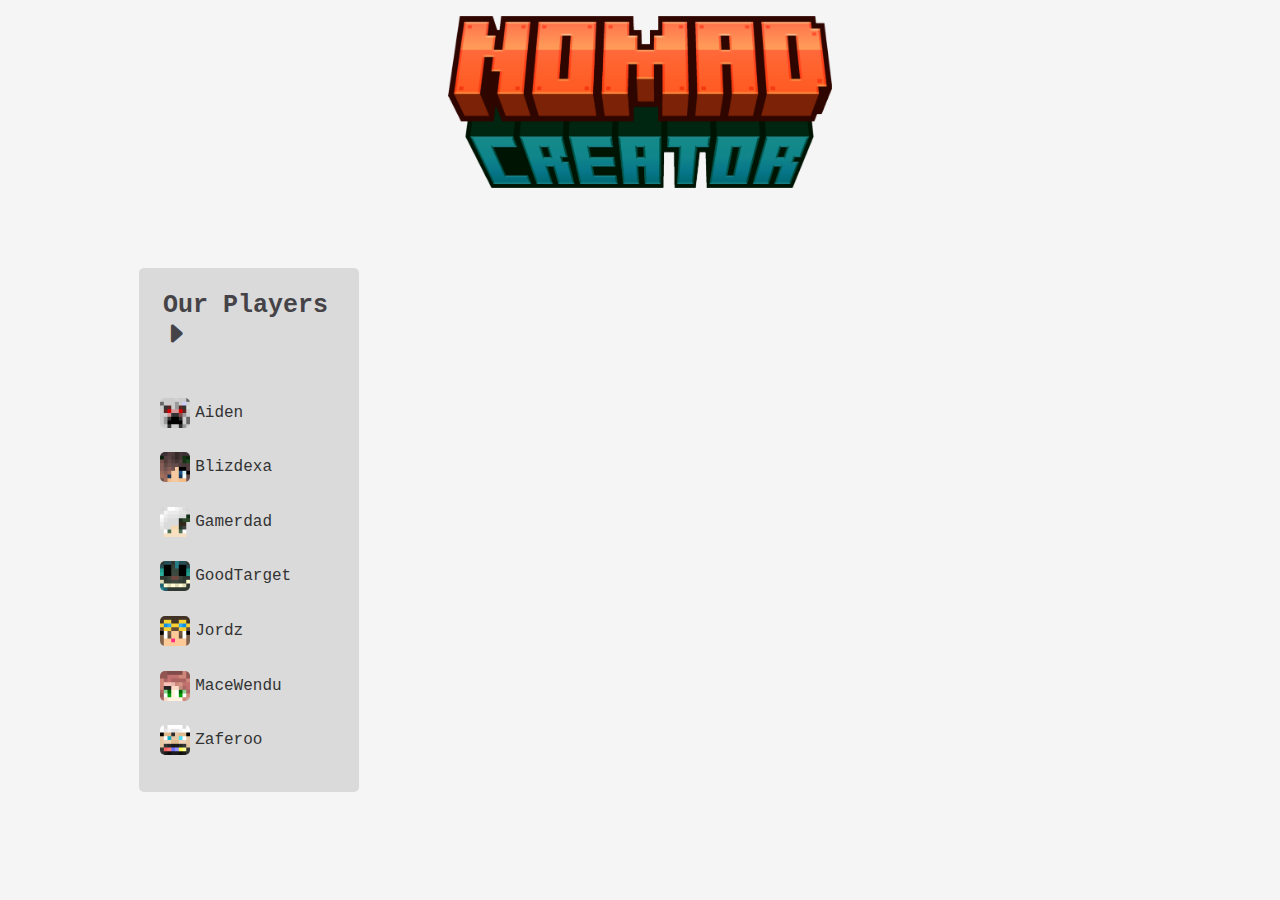
<file: pages/MaceWendu.html>
<!DOCTYPE html>
<head>
    <meta charset="utf-8">
    <meta name="viewport" content="width=device-width, initial-scale=1">
    <link href="https://cdn.jsdelivr.net/npm/bootstrap@5.3.3/dist/css/bootstrap.min.css" rel="stylesheet" integrity="sha384-QWTKZyjpPEjISv5WaRU9OFeRpok6YctnYmDr5pNlyT2bRjXh0JMhjY6hW+ALEwIH" crossorigin="anonymous">
    <link rel="stylesheet" href="https://cdn.jsdelivr.net/npm/bootstrap-icons@1.11.3/font/bootstrap-icons.min.css">
    <link rel="stylesheet" href="../style/main.css">
    <title>Nomad Creators homepage</title>
</head>
<body lang="en">
    <script src="https://cdn.jsdelivr.net/npm/bootstrap@5.3.3/dist/js/bootstrap.bundle.min.js" integrity="sha384-YvpcrYf0tY3lHB60NNkmXc5s9fDVZLESaAA55NDzOxhy9GkcIdslK1eN7N6jIeHz" crossorigin="anonymous"></script>
    
    <div class="headcontainer text-center py-3">
        <div class="row">
            <div class="col">
                <a href="#"><img src="../img/Nomad_Creator_logo.png" alt="Logo Nomad Creators" width="30%" height="100%"></a>
            </div>
        </div>

        <div class="container">
            <div class="sidebar p-3 col-3">
                <h2 class="pb-2"><a href="/pages/ourplayers.html">Our Players<i class="bi bi-caret-right-fill"></i></a></h2>
                <ul p-1>
                    <!-- <li><a href="#" ><img src="../img/creators/afflaf.png" width="30px" height="30px">Afflaf</a></li> -->
                    <li><a href="/pages/Aiden.html" ><img src="../img/creators/always_aiden.png" width="30px" height="30px">Aiden</a></li>
                    <li><a href="/pages/Blizdexa.html" ><img src="../img/creators/blizdexa.png" width="30px" height="30px">Blizdexa</a></li>
                    <li><a href="/pages/Gamerdad.html" ><img src="../img/creators/gamerdad_247.png" width="30px" height="30px">Gamerdad</a></li>
                    <li><a href="/pages/GoodTarget.html" ><img src="../img/creators/goodtarget_.png" width="30px" height="30px">GoodTarget</a></li>
                    <!-- <li><a href="#" ><img src="../img/creators/im_a_fish.png" width="30px" height="30px">I'm_a_fish</a></li> -->
                    <!-- <li><a href="#" ><img src="../img/creators/jackynumbers.png" width="30px" height="30px">JackyNumbers</a></li> -->
                    <li><a href="/pages/Jordz.html" ><img src="../img/creators/emmixox.png" width="30px" height="30px">Jordz</a></li>
                    <!-- <li><a href="#" ><img src="../img/creators/comrade_lagia.png" width="30px" height="30px">Lagia</a></li> -->
                    <li><a href="/pages/MaceWendu.html" ><img src="../img/creators/macewendu.png" width="30px" height="30px">MaceWendu</a></li>
                    <!-- <li><a href="#" ><img src="../img/creators/sloth805.png" width="30px" height="30px">Sloth</a></li> -->
                    <li><a href="/pages/Zaferoo.html" ><img src="../img/creators/zaferoo.png" width="30px" height="30px">Zaferoo</a></li>
                </ul>
            </div>
            <div class="video-container col-9" id="videos">
                <!-- Videos will be inserted here dynamically using JavaScript -->
            </div>
        </div>

        <script>
            async function fetchChannelVideos(channelId) {
                const response = await fetch(`https://www.googleapis.com/youtube/v3/search?key=AIzaSyBU82R2Eai6lixC3FPo9E4CJDb1VCCaBP8&channelId=${channelId}&part=snippet,id&order=date&maxResults=20`);
                const data = await response.json();
                return data.items.map(item => ({ type: 'youtube', id: item.id.videoId }));
            }

            function getChannelIdFromUrl(url) {
                const regex = /(?:https?:\/\/)?(?:www\.)?(?:youtube\.com\/(?:channel\/|c\/|user\/|v\/|watch\?v=)|youtu\.be\/)([a-zA-Z0-9_-]{24})/;
                const match = url.match(regex);
                return match ? match[1] : null;
            }

            // Function to create video elements
            function createVideoElement(video) {
                const videoElement = document.createElement('div');
                videoElement.classList.add('video');

                fetchYouTubeVideoInfo(video.id, videoElement); // Fetch YouTube video info
                
                return videoElement;
            }

            // Function to render videos on the page
            async function renderVideos() {
                const videoContainer = document.getElementById('videos');
                videoContainer.innerHTML = '';
            
                const youtubeLink = 'https://www.youtube.com/channel/"UCuYMlhrOOiDSrmoVghNLRLw'; // Replace with the actual YouTube link for Blixdexa
                const channelId = getChannelIdFromUrl(youtubeLink); // Extract channel ID from the link

                if (channelId) {
                    const videos = await fetchChannelVideos(channelId); // Fetch videos from the channel
                    videos.forEach(video => {
                        const videoElement = createVideoElement(video);
                    videoContainer.appendChild(videoElement);
                    });
                } else {
                    console.error('Invalid YouTube link provided.');
                }
            }

            function fetchYouTubeVideoInfo(videoId, videoElement) {
                fetch(`https://www.googleapis.com/youtube/v3/videos?part=snippet,statistics&id=${videoId}&key=AIzaSyBU82R2Eai6lixC3FPo9E4CJDb1VCCaBP8`)
                .then(response => response.json())
                .then(data => {
                    if (data.items && data.items.length > 0) {
                        const thumbnailUrl = data.items[0].snippet.thumbnails.default.url;
                        const title = data.items[0].snippet.title;
                        const views = data.items[0].statistics.viewCount;
                        const channelTitle = data.items[0].snippet.channelTitle; 

                        // Create anchor element for the video link
                        const videoLink = document.createElement('a');
                        videoLink.href = `https://www.youtube.com/watch?v=${videoId}`;
                        videoLink.target = '_blank'; // Open in a new tab
                        videoLink.style.display = 'block'; // Ensure the link covers the entire area

                        const thumbnailImg = document.createElement('img');
                        thumbnailImg.src = thumbnailUrl;

                        const titleElement = document.createElement('h3');
                        titleElement.textContent = title;

                        const viewsElement = document.createElement('p');
                        viewsElement.textContent = `Views: ${views}`;

                        const channelElement = document.createElement('p'); // New element for channel name
                        channelElement.textContent = `Channel: ${channelTitle}`; // Display channel name

                        // Append the video information to the video link
                        videoLink.appendChild(thumbnailImg);
                        videoLink.appendChild(titleElement);
                        videoLink.appendChild(viewsElement);
                        videoLink.appendChild(channelElement); // Append channel name

                        // Append the video link to the video element
                        videoElement.appendChild(videoLink);
                    } else {
                        console.error(`No video found for ID: ${videoId}`);
                        videoElement.textContent = 'Video not found.';
                    }
                })
                .catch(error => console.error('Error fetching YouTube video info:', error));
            }

            // Call renderVideos function when the page loads
            window.onload = renderVideos;
        </script>
    </body>
</html>
</file>
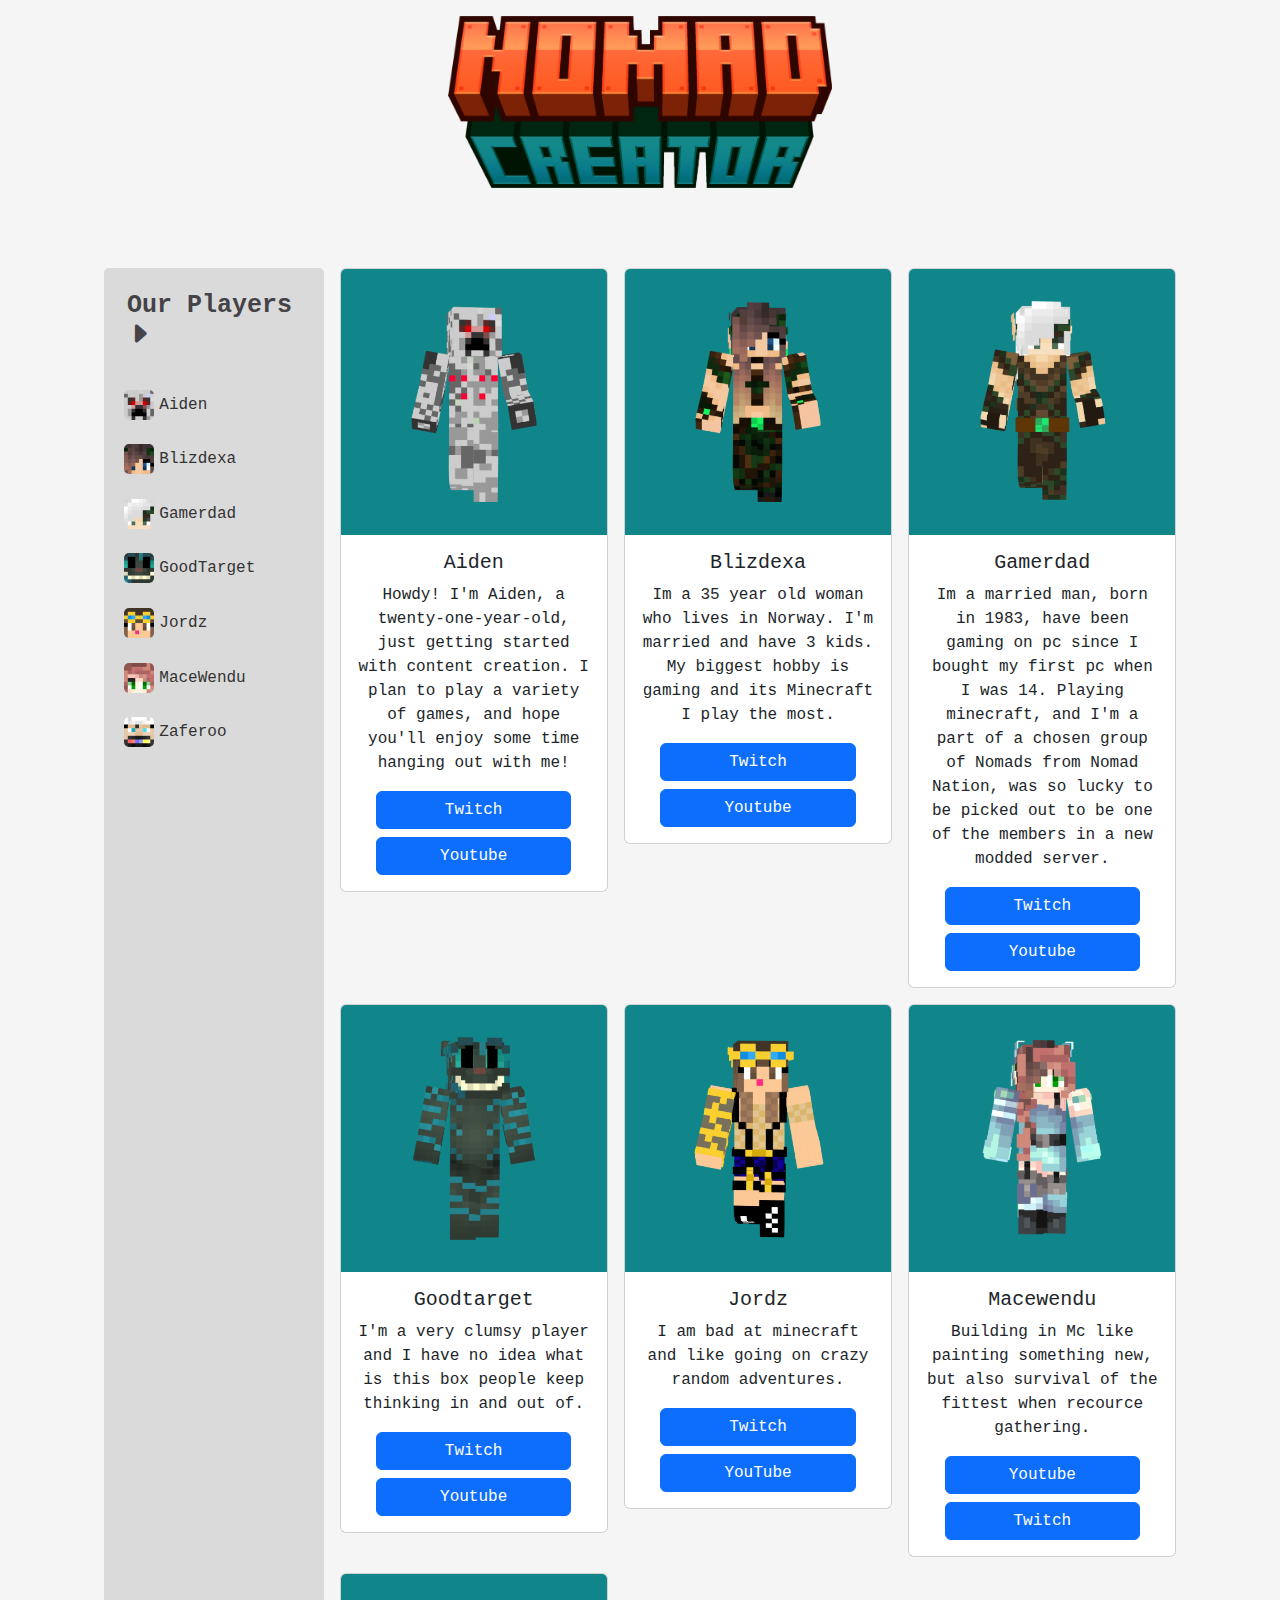
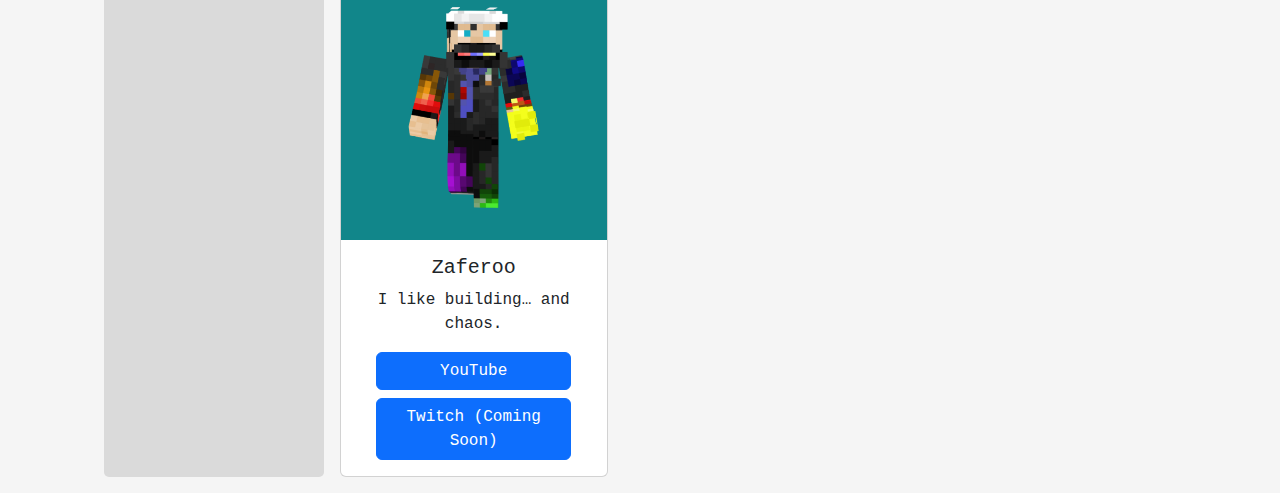
<file: pages/ourplayers.html>
<!DOCTYPE html>
    <head>
        <meta charset="utf-8">
        <meta name="viewport" content="width=device-width, initial-scale=1">
        <link href="https://cdn.jsdelivr.net/npm/bootstrap@5.3.3/dist/css/bootstrap.min.css" rel="stylesheet" integrity="sha384-QWTKZyjpPEjISv5WaRU9OFeRpok6YctnYmDr5pNlyT2bRjXh0JMhjY6hW+ALEwIH" crossorigin="anonymous">
        <link rel="stylesheet" href="https://cdn.jsdelivr.net/npm/bootstrap-icons@1.11.3/font/bootstrap-icons.min.css">
        <link rel="stylesheet" href="../style/main.css">
        <title>Nomad Creators homepage</title>
    </head>
    <body lang="en">
        <script src="https://cdn.jsdelivr.net/npm/bootstrap@5.3.3/dist/js/bootstrap.bundle.min.js" integrity="sha384-YvpcrYf0tY3lHB60NNkmXc5s9fDVZLESaAA55NDzOxhy9GkcIdslK1eN7N6jIeHz" crossorigin="anonymous"></script>
        
        <div class="headcontainer text-center py-3">
            <div class="row">
              <div class="col">
                <a href="../index.html" ><img src="../img/Nomad_Creator_logo.png" alt="Logo Nomad Creators" width="30%" height="100%"></a>
              </div>
          </div>

          <div class="container">
            <div class="sidebar p-3 col-3">
                <h2 pb-2><a href="/pages/ourplayers.html" >Our Players<i class="bi bi-caret-right-fill"></i></a></h2>
                <ul p-1>
                  <!-- <li><a href="#" ><img src="../img/creators/afflaf.png" width="30px" height="30px">Afflaf</a></li> -->
                  <li><a href="/pages/Aiden.html" ><img src="../img/creators/always_aiden.png" width="30px" height="30px">Aiden</a></li>
                  <li><a href="/pages/Blizdexa.html" ><img src="../img/creators/blizdexa.png" width="30px" height="30px">Blizdexa</a></li>
                  <li><a href="/pages/Gamerdad.html" ><img src="../img/creators/gamerdad_247.png" width="30px" height="30px">Gamerdad</a></li>
                  <li><a href="/pages/GoodTarget.html" ><img src="../img/creators/goodtarget_.png" width="30px" height="30px">GoodTarget</a></li>
                  <!-- <li><a href="#" ><img src="../img/creators/im_a_fish.png" width="30px" height="30px">I'm_a_fish</a></li> -->
                  <!-- <li><a href="#" ><img src="../img/creators/jackynumbers.png" width="30px" height="30px">JackyNumbers</a></li> -->
                  <li><a href="/pages/Jordz.html" ><img src="../img/creators/emmixox.png" width="30px" height="30px">Jordz</a></li>
                  <!-- <li><a href="#" ><img src="../img/creators/comrade_lagia.png" width="30px" height="30px">Lagia</a></li> -->
                  <li><a href="/pages/MaceWendu.html" ><img src="../img/creators/macewendu.png" width="30px" height="30px">MaceWendu</a></li>
                  <!-- <li><a href="#" ><img src="../img/creators/sloth805.png" width="30px" height="30px">Sloth</a></li> -->
                  <li><a href="/pages/Zaferoo.html" ><img src="../img/creators/zaferoo.png" width="30px" height="30px">Zaferoo</a></li>
              </ul>
            </div>
            <div class="ms-3 col-9">
                <div class="row row-cols-1 row-cols-md-3 g-3">
                   
                    <div class="col">
                      <div class="card">
                        <img src="../img/fullbody/always_aiden_full.png" class="card-img-top" alt="...">
                        <div class="card-body">
                          <h5 class="card-title">Aiden</h5>
                          <p class="card-text">Howdy! I'm Aiden, a twenty-one-year-old, just getting started with content creation.
                            I plan to play a variety of games, and hope you'll enjoy some time hanging out with me!</p>
                          <div class="d-grid gap-2 col-10 mx-auto">
                            <button class="btn btn-primary" href="https://www.twitch.tv/always_aiden" type="button" target="_blank">Twitch</button>
                            <button class="btn btn-primary" href="https://www.youtube.com/@Always_Aiden" type="button" target="_blank">Youtube</button>
                          </div>
                        </div>
                      </div>
                    </div>
                    <div class="col">
                      <div class="card">
                        <img src="../img/fullbody/blizdexa_full.png" class="card-img-top" alt="...">
                        <div class="card-body">
                          <h5 class="card-title">Blizdexa</h5>
                          <p class="card-text">Im a 35 year old woman who lives in Norway. I'm married and have 3 kids. My biggest hobby is gaming and its Minecraft I play the most. </p>
                          <div class="d-grid gap-2 col-10 mx-auto">
                            <a class="btn btn-primary" href="https://www.twitch.tv/blizdexa" type="button" target="_blank">Twitch</a>
                            <a class="btn btn-primary" href="https://www.youtube.com/@Blizdexa" type="button" terget="_blank">Youtube</a>
                          </div>
                        </div>
                      </div>
                    </div>
                    <div class="col">
                      <div class="card">
                        <img src="../img/fullbody/gamerdad_247_full.png" class="card-img-top" alt="...">
                        <div class="card-body">
                          <h5 class="card-title">Gamerdad</h5>
                          <p class="card-text">Im a married man, born in 1983, have been gaming on pc since I bought my first pc when I was 14. Playing minecraft, and I'm a part of a chosen group of Nomads from Nomad Nation, was so lucky to be picked out to be one of the members in a new modded server.</p>
                          <div class="d-grid gap-2 col-10 mx-auto">
                            <a class="btn btn-primary" href="https://www.twitch.tv/gamerdad_247" type="button" target="_blank">Twitch</a>
                            <a class="btn btn-primary" href="https://www.youtube.com/@GamerDad_247" type="button" terget="_blank">Youtube</a>
                          </div>
                        </div>
                      </div>
                    </div>
                    <div class="col">
                        <div class="card">
                          <img src="../img/fullbody/goodtarget__full.png" class="card-img-top" alt="...">
                          <div class="card-body">
                            <h5 class="card-title">Goodtarget</h5>
                            <p class="card-text">I'm a very clumsy player and I have no idea what is this box people keep thinking in and out of.</p>
                            <div class="d-grid gap-2 col-10 mx-auto">
                                <a class="btn btn-primary" href="https://www.twitch.tv/goodtarget" type="button" target="_blank">Twitch</a>
                                <a class="btn btn-primary" href="https://www.youtube.com/@GoodTarget_" type="button" target="_blank">Youtube</a>
                              </div>
                          </div>
                        </div>
                      </div>                      
                      <div class="col">
                        <div class="card">
                          <img src="../img/fullbody/jordz_full.png" class="card-img-top" alt="...">
                          <div class="card-body">
                            <h5 class="card-title">Jordz</h5>
                            <p class="card-text">I am bad at minecraft and like going on crazy random adventures.</p>
                            <div class="d-grid gap-2 col-10 mx-auto">
                              <a class="btn btn-primary" href="https://m.twitch.tv/jordzxd" role="button" target="_blank">Twitch</a>
                              <a class="btn btn-primary" href="https://youtube.com/@JordzXD" role="button" target="_blank">YouTube</a>
                              </div>
                          </div>
                        </div>
                      </div>                      
                      <div class="col">
                        <div class="card">
                          <img src="../img/fullbody/macewendu_full.png" class="card-img-top" alt="...">
                          <div class="card-body">
                            <h5 class="card-title">Macewendu</h5>
                            <p class="card-text">Building in Mc like painting something new, but also survival of the fittest when recource gathering.</p>
                            <div class="d-grid gap-2 col-10 mx-auto">
                                <a class="btn btn-primary" href="https://www.youtube.com/@MaceWendu" type="button" target="_blank">Youtube</a>
                                <a class="btn btn-primary" href="https://www.twitch.tv/macewendu" type="button" target="_blank">Twitch</a>
                              </div>
                          </div>
                        </div>
                      </div> 
                      <div class="col">
                        <div class="card">
                          <img src="../img/fullbody/zaferoo_full.png" class="card-img-top" alt="...">
                          <div class="card-body">
                            <h5 class="card-title">Zaferoo</h5>
                            <p class="card-text">I like building… and chaos.</p>
                            <div class="d-grid gap-2 col-10 mx-auto">
                                <a class="btn btn-primary" href="https://youtube.com/@zaferoo2843" role="button" target="_blank">YouTube</a>
                                <a class="btn btn-primary" href="#" role="button" target="_blank">Twitch (Coming Soon)</a>
                              </div>
                          </div>
                        </div>
                      </div>
                  </div>
            </div>
        </div>


        
    </body>
</html>
</file>
<file: style/main.css>
@import url("https://cdn.jsdelivr.net/npm/bootstrap-icons@1.11.3/font/bootstrap-icons.min.css");

body {
    font-family: 'Tahoma', monospace, sans-serif;
    margin: 0;
    padding: 0;
    text-align: center; /* Center align all text */
    background-color: #f5f5f5;


/* .headcontainer {
    background-color: #3d8b7a;
} */

.container {
    display: flex;
    justify-content: center; /* Center align horizontally*/ 
    margin-top: 5em;
}

.sidebar {
    width: 220px;
    background-color: #dadada;
    /* padding: 20px; */
    text-align: left; /* Align text to the left */
    border-radius: 5px;
}

.sidebar h2 {
    font-size: 25px;
    font-weight: bold;
    margin-bottom: 1em;
}

.sidebar h2 a {
    text-decoration: none; /* Remove underline from links */
    color: #454347; /* Change link color */
    display: block; /* Make the entire list item clickable */
    padding: 0.3em;
}

.sidebar h2 a:hover, a:active {
    text-decoration: underline; /* Underline on hover */
    background-color: #dadada;
    border-radius: 5px;
}

.sidebar ul {
    padding-left: 0; /* Remove default padding for <ul> */
    list-style: none; /* Remove default list style */
}
.sidebar ul li {
    margin-bottom: 15px; /* Add spacing between each player name */
}
.sidebar ul li a {
    text-decoration: none; /* Remove underline from links */
    color: #333; /* Change link color */
    display: block; /* Make the entire list item clickable */
    padding-right: 1em;
    padding: 0.3em;
}

.sidebar ul li a img {
    margin-right: 5px; /* Give spacing next to the image */
    border-radius: 5px; /* Gives the image rounded corners */
}

.sidebar ul li a:hover, a:active {
    text-decoration: underline; /* Underline on hover */
    background-color: #dadada;
    border-radius: 5px;
}
.video-container {
    width: calc(70% - 20px); /* 70% of the website's width with some margin */
    margin: 10px;
    margin-top: 0px;
    box-sizing: border-box; /* Include padding and border in the width */

    display: grid;
    grid-template-columns: repeat(3, 1fr); /* 2 columns */
    gap: 10px; /* Adjust the gap between thumbnails */
}
.video {
    margin: 5px;
    height: 15em;
    background-color: #dadada;
    border-radius: 5px;
    padding: 20px;
    box-shadow: 0 0 5px rgba(0, 0, 0, 0.1);
}
.video img {
    display: block;
    margin-left: auto;
    margin-right: auto;
    width: 50%;
    border-radius: 5px;
    margin-bottom: 10px;
}
.video h3 {
    margin: 0;
    font-size: 18px;
}
.video p {
    margin: 5px 0;
}

.thumbnails {
    display: grid;
    grid-template-columns: repeat(2, 1fr); /* 2 columns */
    gap: 10px; /* Adjust the gap between thumbnails */
 }

.yt-thumb {
    width: 100%; /* Ensure the thumbnails take up the available width in each column */
    height: auto; /* Maintain the aspect ratio of the thumbnails */
 }

}
</file>
